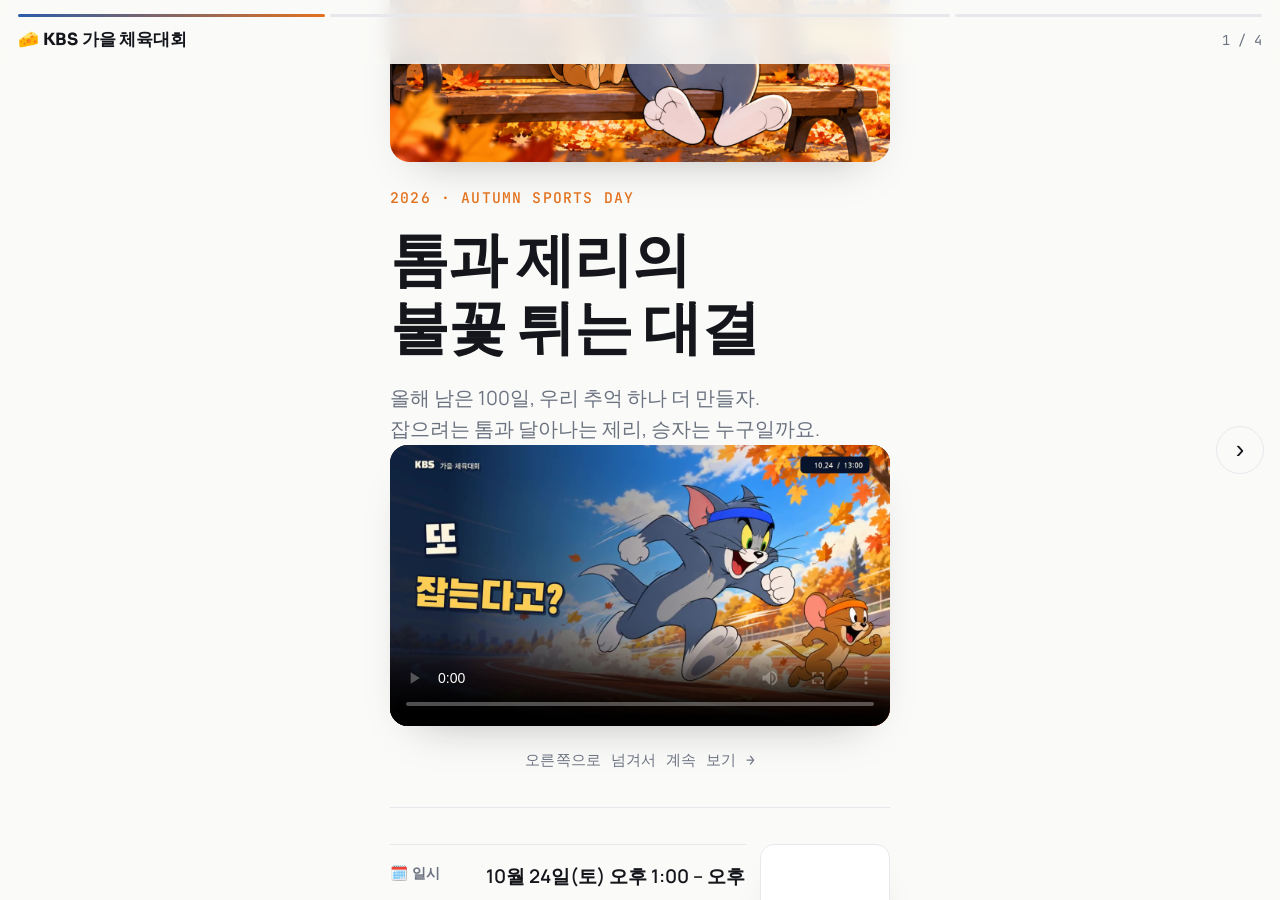
<file: index.html>
<!doctype html>
<html lang="ko">
<head>
<meta charset="UTF-8">
<meta name="viewport" content="width=device-width, initial-scale=1.0">
<title>2026 KBS 가을 체육대회</title>
<meta name="description" content="톰과 제리 테마의 2026 KBS 가을 체육대회 안내 페이지">

<meta property="og:type" content="website">
<meta property="og:url" content="https://lovive16-cell.github.io/kbs-sportsday-2026/">
<meta property="og:title" content="2026 KBS 가을 체육대회">
<meta property="og:description" content="톰과 제리 테마의 2026 KBS 가을 체육대회 안내 페이지 — 일시, 장소, 팀 소개, 준비물까지 한눈에!">
<meta property="og:image" content="https://lovive16-cell.github.io/kbs-sportsday-2026/assets/hero-main.jpg">
<meta property="og:image:width" content="1400">
<meta property="og:image:height" content="918">
<meta name="twitter:card" content="summary_large_image">
<meta name="twitter:title" content="2026 KBS 가을 체육대회">
<meta name="twitter:description" content="톰과 제리 테마의 2026 KBS 가을 체육대회 안내 페이지">
<meta name="twitter:image" content="https://lovive16-cell.github.io/kbs-sportsday-2026/assets/hero-main.jpg">

<link rel="icon" href="data:image/svg+xml,%3Csvg xmlns='http://www.w3.org/2000/svg' viewBox='0 0 100 100'%3E%3Ctext y='.9em' font-size='90'%3E%F0%9F%8F%83%3C/text%3E%3C/svg%3E">
<link rel="preconnect" href="https://fonts.googleapis.com">
<link rel="preconnect" href="https://fonts.gstatic.com" crossorigin>
<link href="https://fonts.googleapis.com/css2?family=Sora:wght@600;700;800&family=Manrope:wght@400;500;600;700&family=JetBrains+Mono:wght@400;500;700&display=swap" rel="stylesheet">
<link rel="stylesheet" href="style.css">
</head>
<body>

<header class="topbar">
  <div class="progress-row" id="progressRow"></div>
  <div class="topbar-inner">
    <span class="brand">🧀 KBS 가을 체육대회</span>
    <span class="slide-status" id="slideStatus">1 / 4</span>
  </div>
</header>

<div class="deck" id="deck">

  <section class="slide" id="slide-intro" data-title="인트로">
    <div class="slide-inner">
      <img class="hero-image" src="assets/hero-main.jpg" alt="가을 낙엽 아래 벤치에 앉아 웃고 있는 톰과 제리" loading="eager">

      <p class="eyebrow">2026 · Autumn Sports Day</p>
      <h1>톰과 제리의<br>불꽃 튀는 대결</h1>
      <p class="sub">올해 남은 100일, 우리 추억 하나 더 만들자.<br>잡으려는 톰과 달아나는 제리, 승자는 누구일까요.</p>

      <div class="slide-inner--video">
        <video class="highlight-video" controls preload="metadata" poster="assets/highlight-poster.jpg">
          <source src="assets/highlight.mp4" type="video/mp4">
          브라우저가 동영상 재생을 지원하지 않습니다.
        </video>
        <p class="swipe-hint">오른쪽으로 넘겨서 계속 보기 →</p>
      </div>

      <hr class="slide-divider">

      <div class="info-dday-row">
        <dl class="info-list">
          <div class="info-row">
            <dt>🗓️ 일시</dt>
            <dd>10월 24일(토) 오후 1:00 &ndash; 오후 6:00</dd>
          </div>
          <div class="info-row">
            <dt>📍 장소</dt>
            <dd><a class="map-link" href="https://map.naver.com/p/entry/place/11593893?placePath=%2Fhome" target="_blank" rel="noopener">경기상고 백악관 (체육관)</a></dd>
          </div>
        </dl>
        <div class="stat">
          <span class="stat-num tabular" id="ddayNum">D&#8211;</span>
        </div>
      </div>

      <div class="cta-row">
        <a class="btn btn-cta" href="https://docs.google.com/forms/d/e/1FAIpQLSeyZ98CZttwi81H_oF4EjaJI6hYm3Xe8yElcPVy36ha8CMBtw/viewform?usp=sharing&ouid=106015902044446836961" target="_blank" rel="noopener">🔥 지금 바로 신청하기 →</a>
      </div>
    </div>
  </section>

  <section class="slide" id="slide-teams" data-title="팀 소개">
    <div class="slide-inner">
      <p class="kicker">팀 소개</p>
      <h2>톰팀 vs 제리팀</h2>

      <div class="rivalry">
        <div class="rivalry-side tom">
          <span class="side-tag">Team Tom</span>
          <h3>"이번엔 우리가 무조건 잡는다"</h3>
          <p class="side-desc">넘치는 승부욕, 압도적인 피지컬과 전략으로 무장한 집념의 팀</p>
          <p class="side-chant">톰! 톰! 싹 다 잡아라!</p>
        </div>
        <div class="rivalry-divider" aria-hidden="true">VS</div>
        <div class="rivalry-side jerry">
          <span class="side-tag">Team Jerry</span>
          <h3>"잡을 수 있으면 잡아봐라"</h3>
          <p class="side-desc">빛나는 순발력, 재치 있는 플레이와 단합력으로 승리하는 지혜의 팀</p>
          <p class="side-chant">제리! 제리! 요리조리 피하자!</p>
        </div>
      </div>

      <p class="section-note">유니폼은 현장에서 나눠드려요 &mdash; 도착해서 배정된 팀 컬러를 받아가세요.</p>
      <div class="uniform-grid">
        <figure class="uniform-card tom">
          <span class="preview-tag">PREVIEW</span>
          <img src="assets/tom-jersey.png" alt="톰팀 파란 유니폼, TOO FAST FOR YOU 문구" loading="lazy">
          <figcaption>TEAM TOM</figcaption>
        </figure>
        <figure class="uniform-card jerry">
          <span class="preview-tag">PREVIEW</span>
          <img src="assets/jerry-jersey.png" alt="제리팀 주황 유니폼, CATCH ME IF YOU CAN 문구" loading="lazy">
          <figcaption>TEAM JERRY</figcaption>
        </figure>
      </div>
    </div>
  </section>

  <section class="slide" id="slide-checklist" data-title="준비물">
    <div class="slide-inner">
      <p class="kicker">준비물 체크리스트</p>
      <h2>당일 잊지 말고 챙겨오세요</h2>

      <div class="checklist-cols">
        <div class="checklist-col">
          <h3 class="col-title"><span class="dot must"></span>필수 준비물</h3>
          <ul class="check-list">
            <li class="check-item" data-id="must-1">
              <input type="checkbox" id="must-1">
              <label for="must-1"><strong>운동화 (실내용 필수)</strong><span>체육관 바닥 보호를 위해 착용 후 입장 &mdash; 구두·슬리퍼·샌들 불가</span></label>
            </li>
            <li class="check-item" data-id="must-2">
              <input type="checkbox" id="must-2">
              <label for="must-2"><strong>편안한 운동복</strong><span>활동량이 많으므로 움직이기 편한 트레이닝 복장 권장</span></label>
            </li>
          </ul>
        </div>
        <div class="checklist-col">
          <h3 class="col-title"><span class="dot opt"></span>권장 준비물</h3>
          <ul class="check-list">
            <li class="check-item" data-id="opt-1">
              <input type="checkbox" id="opt-1">
              <label for="opt-1"><strong>손수건 또는 땀닦이 타월</strong></label>
            </li>
            <li class="check-item" data-id="opt-2">
              <input type="checkbox" id="opt-2">
              <label for="opt-2"><strong>여벌 옷</strong><span>경기 후 교체할 상의 &mdash; 땀을 많이 흘리시는 분 권장</span></label>
            </li>
            <li class="check-item" data-id="opt-3">
              <input type="checkbox" id="opt-3">
              <label for="opt-3"><strong>보조배터리</strong><span>추억 남기기용 사진 촬영 필수!</span></label>
            </li>
          </ul>
        </div>
      </div>
    </div>
  </section>

  <section class="slide" id="slide-visit" data-title="오시는 길">
    <div class="slide-inner">
      <p class="kicker">오시는 길 &amp; 안내사항</p>
      <h2>찾아오시는 길</h2>

      <dl class="info-list">
        <div class="info-row">
          <dt>📍 장소</dt>
          <dd><a class="map-link" href="https://map.naver.com/p/entry/place/11593893?placePath=%2Fhome" target="_blank" rel="noopener">경기상고 백악관</a><br>서울특별시 종로구 자하문로 136</dd>
        </div>
        <div class="info-row">
          <dt>🅿️ 주차</dt>
          <dd>체육관 내 주차 공간이 협소하니 대중교통 이용을 권장합니다.</dd>
        </div>
      </dl>

      <div class="map-embed">
        <iframe src="https://www.google.com/maps?q=37.5887792,126.9698125(%EA%B2%BD%EA%B8%B0%EC%83%81%EC%97%85%EA%B3%A0%EB%93%B1%ED%95%99%EA%B5%90)&z=17&output=embed" loading="lazy" referrerpolicy="no-referrer-when-downgrade" title="경기상업고등학교 위치 지도"></iframe>
      </div>

      <a class="btn btn-kakao" href="https://open.kakao.com/o/gbzfwYOi" target="_blank" rel="noopener">💬 카카오 오픈채팅으로 문의하기</a>

      <p class="closing-line">10월 24일, 너도 함께할 거지?</p>
      <p class="closing-copy">© 2026 KBS Autumn Sports Day. All rights reserved.</p>
    </div>
  </section>

</div>

<button type="button" class="nav-btn prev" id="prevBtn" aria-label="이전 화면">‹</button>
<button type="button" class="nav-btn next" id="nextBtn" aria-label="다음 화면">›</button>

<script src="main.js"></script>
</body>
</html>
</file>
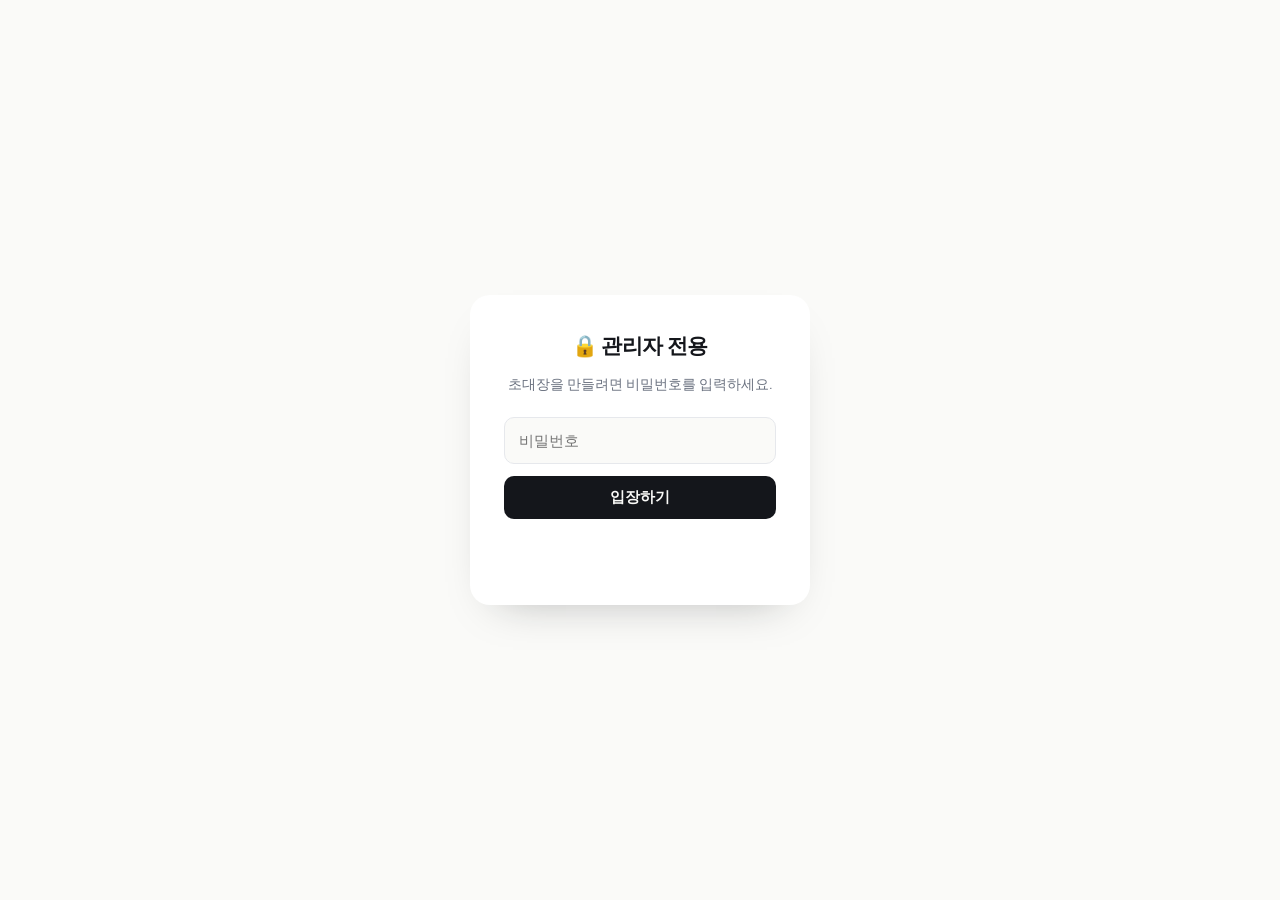
<file: admin.html>
<!doctype html>
<html lang="ko">
<head>
<meta charset="UTF-8">
<meta name="viewport" content="width=device-width, initial-scale=1.0">
<meta name="robots" content="noindex, nofollow">
<title>초대장 관리자 · KBS 가을 체육대회</title>
<link rel="icon" href="data:image/svg+xml,%3Csvg xmlns='http://www.w3.org/2000/svg' viewBox='0 0 100 100'%3E%3Ctext y='.9em' font-size='90'%3E%F0%9F%94%92%3C/text%3E%3C/svg%3E">
<link rel="preconnect" href="https://fonts.googleapis.com">
<link rel="preconnect" href="https://fonts.gstatic.com" crossorigin>
<link href="https://fonts.googleapis.com/css2?family=Sora:wght@600;700;800&family=Manrope:wght@400;500;600;700&family=JetBrains+Mono:wght@400;500;700&display=swap" rel="stylesheet">
<link rel="stylesheet" href="style.css">
<style>
  .lock-screen{
    min-height:100vh; display:flex; align-items:center; justify-content:center; padding:24px;
  }
  .lock-card{
    background:var(--surface); border-radius:20px; box-shadow:var(--shadow);
    padding:40px 34px; width:100%; max-width:340px; text-align:center;
  }
  .lock-card h1{font-size:1.3rem; margin-bottom:8px;}
  .lock-card p{color:var(--ink-muted); font-size:0.88rem; margin-bottom:22px;}
  .lock-card input{
    width:100%; padding:12px 14px; border-radius:10px; border:1px solid var(--line);
    background:var(--bg); color:var(--ink); font-size:0.95rem; font-family:inherit;
  }
  .lock-card button{
    width:100%; margin-top:12px; padding:12px 14px; border-radius:10px; border:none;
    background:var(--ink); color:var(--bg); font-weight:700; font-size:0.92rem; cursor:pointer;
  }
  .lock-error{color:var(--jerry); font-size:0.82rem; margin-top:10px; min-height:1em;}

  .admin-wrap{max-width:760px; margin:0 auto; padding:56px 24px 80px;}
  .admin-head{margin-bottom:32px;}
  .admin-head .tag{
    display:inline-block; font-family:'JetBrains Mono',monospace; font-size:0.74rem; font-weight:600;
    letter-spacing:0.06em; text-transform:uppercase; color:var(--jerry); margin-bottom:8px;
  }
  .admin-grid{display:grid; grid-template-columns:300px 1fr; gap:28px; align-items:start;}
  @media (max-width:680px){ .admin-grid{grid-template-columns:1fr;} }

  .admin-form{display:flex; flex-direction:column; gap:10px; margin-bottom:22px;}
  .admin-form input, .admin-form select{
    padding:11px 13px; border-radius:10px; border:1px solid var(--line);
    background:var(--surface); color:var(--ink); font-family:inherit; font-size:0.92rem;
  }
  .admin-form button{
    padding:11px 13px; border-radius:10px; border:none; background:var(--jerry); color:#FFF7EE;
    font-weight:700; font-size:0.9rem; cursor:pointer;
  }

  .invite-list{display:flex; flex-direction:column; gap:8px;}
  .invite-row{
    display:flex; align-items:center; justify-content:space-between; gap:10px; flex-wrap:wrap;
    background:var(--surface); border:1px solid var(--line); border-radius:12px; padding:10px 14px;
  }
  .invite-row .who{font-weight:600; font-size:0.92rem;}
  .pill{font-size:0.68rem; font-weight:700; padding:2px 9px; border-radius:999px; margin-left:8px;}
  .pill.tom{background:var(--tom-tint); color:var(--tom);}
  .pill.jerry{background:var(--jerry-tint); color:var(--jerry);}
  .invite-row .actions{display:flex; gap:6px;}
  .mini-btn{
    font-size:0.78rem; font-weight:600; padding:7px 12px; border-radius:999px;
    border:1px solid var(--line); background:var(--bg); color:var(--ink); cursor:pointer;
  }
  .mini-btn.primary{background:var(--jerry); border-color:var(--jerry); color:#FFF7EE;}

  .preview-box{
    background:var(--surface); border:1px dashed var(--line); border-radius:16px; padding:14px;
    display:flex; align-items:center; justify-content:center; min-height:220px;
  }
  #inviteCanvas{width:100%; max-width:420px; height:auto; border-radius:12px; box-shadow:var(--shadow);}
  .hint{color:var(--ink-muted); font-size:0.85rem; margin-top:10px;}
  .empty-note{color:var(--ink-muted); font-size:0.9rem;}
</style>
</head>
<body>

<div class="lock-screen" id="lockScreen">
  <div class="lock-card">
    <h1>🔒 관리자 전용</h1>
    <p>초대장을 만들려면 비밀번호를 입력하세요.</p>
    <input type="password" id="pwInput" placeholder="비밀번호" autocomplete="off">
    <button id="pwSubmit">입장하기</button>
    <p class="lock-error" id="pwError"></p>
  </div>
</div>

<div class="admin-wrap" id="adminPanel" hidden>
  <div class="admin-head">
    <span class="tag">관리자 전용</span>
    <h2>초대장 만들기</h2>
    <p class="hint">이름과 소속 팀을 입력해 초대장 카드를 만들고 다운로드하세요.</p>
  </div>

  <div class="admin-grid">
    <div>
      <form class="admin-form" id="inviteForm">
        <input type="text" id="inviteName" placeholder="초대할 사람 이름" maxlength="20" required>
        <select id="inviteTeam">
          <option value="tom">톰팀</option>
          <option value="jerry">제리팀</option>
        </select>
        <button type="submit">명단에 추가</button>
      </form>
      <div class="invite-list" id="inviteList"></div>
    </div>
    <div>
      <div class="preview-box"><canvas id="inviteCanvas" width="1200" height="750"></canvas></div>
      <p class="hint" id="previewHint">명단에서 "카드 보기"를 누르면 미리보기가 표시됩니다.</p>
    </div>
  </div>
</div>

<script>
(function(){
  // SHA-256("tomjerry1024") — change the password by hashing a new phrase
  // in a browser console: crypto.subtle.digest('SHA-256', new TextEncoder().encode('새 비밀번호'))
  // then converting the ArrayBuffer to a hex string, and pasting it below.
  const PASS_HASH = '08dfc5e7c03b5a080a993c76a15d44be6e08870d101c67347c4574ae147a87e9';

  async function sha256Hex(text){
    const buf = await crypto.subtle.digest('SHA-256', new TextEncoder().encode(text));
    return Array.from(new Uint8Array(buf)).map(b => b.toString(16).padStart(2, '0')).join('');
  }

  const lockScreen = document.getElementById('lockScreen');
  const adminPanel = document.getElementById('adminPanel');
  const pwInput = document.getElementById('pwInput');
  const pwError = document.getElementById('pwError');

  async function tryUnlock(){
    const hash = await sha256Hex(pwInput.value);
    if (hash === PASS_HASH) {
      sessionStorage.setItem('kbs-admin-ok', '1');
      lockScreen.hidden = true;
      adminPanel.hidden = false;
      initAdmin();
    } else {
      pwError.textContent = '비밀번호가 올바르지 않습니다.';
      pwInput.value = '';
      pwInput.focus();
    }
  }
  document.getElementById('pwSubmit').addEventListener('click', tryUnlock);
  pwInput.addEventListener('keydown', (e) => { if (e.key === 'Enter') tryUnlock(); });

  if (sessionStorage.getItem('kbs-admin-ok') === '1') {
    lockScreen.hidden = true;
    adminPanel.hidden = false;
    initAdmin();
  }

  function escapeHtml(s){
    return String(s ?? '').replace(/[&<>"']/g, c => ({'&':'&amp;','<':'&lt;','>':'&gt;','"':'&quot;',"'":'&#39;'}[c]));
  }

  let initialized = false;
  function initAdmin(){
    if (initialized) return;
    initialized = true;

    const STORE_KEY = 'kbs-invitees';
    let invitees = [];
    try { invitees = JSON.parse(localStorage.getItem(STORE_KEY) || '[]'); } catch(e) {}

    const canvas = document.getElementById('inviteCanvas');
    const ctx = canvas.getContext('2d');
    const previewHint = document.getElementById('previewHint');
    const inviteListEl = document.getElementById('inviteList');
    const inviteForm = document.getElementById('inviteForm');

    const TEAM_META = {
      tom:   { label: '톰팀',   base: '#2A5CAA', deep: '#15305E' },
      jerry: { label: '제리팀', base: '#E2711D', deep: '#7A3A0C' },
    };

    function save(){ localStorage.setItem(STORE_KEY, JSON.stringify(invitees)); }

    function drawInvite(name, team){
      const meta = TEAM_META[team] || TEAM_META.tom;
      const w = canvas.width, h = canvas.height;
      const grad = ctx.createLinearGradient(0, 0, w, h);
      grad.addColorStop(0, meta.base);
      grad.addColorStop(1, meta.deep);
      ctx.fillStyle = grad;
      ctx.fillRect(0, 0, w, h);

      ctx.strokeStyle = 'rgba(255,255,255,0.45)';
      ctx.lineWidth = 2;
      ctx.strokeRect(30, 30, w - 60, h - 60);

      ctx.fillStyle = '#FFFFFF';
      ctx.beginPath();
      ctx.roundRect(60, 60, 140, 42, 21);
      ctx.fill();
      ctx.fillStyle = meta.base;
      ctx.font = '700 20px "Sora", sans-serif';
      ctx.textAlign = 'center';
      ctx.textBaseline = 'middle';
      ctx.fillText(meta.label, 130, 82);

      ctx.textAlign = 'left';
      ctx.fillStyle = 'rgba(255,255,255,0.85)';
      ctx.font = '600 22px "JetBrains Mono", monospace';
      ctx.fillText('2026 KBS 가을 체육대회 · 초대장', 60, 150);

      ctx.font = '800 60px "Sora", sans-serif';
      ctx.fillStyle = '#FFFFFF';
      ctx.fillText((name || '게스트') + ' 님', 60, 250);

      ctx.font = '500 26px "Manrope", sans-serif';
      ctx.fillStyle = 'rgba(255,255,255,0.92)';
      ctx.fillText('톰과 제리의 불꽃 튀는 대결에 초대합니다', 60, 310);

      const lines = [
        '일시   10월 24일(토) 오후 1:00 – 오후 6:00',
        '장소   경기상고 백악관 (체육관)',
        '소속   ' + meta.label,
      ];
      ctx.font = '500 24px "JetBrains Mono", monospace';
      lines.forEach((line, i) => ctx.fillText(line, 60, 410 + i * 42));

      ctx.font = '700 22px "Sora", sans-serif';
      ctx.fillStyle = 'rgba(255,255,255,0.8)';
      ctx.fillText('10월 24일, 너도 함께할 거지?', 60, h - 66);
    }

    function loadFonts(){
      return Promise.all([
        document.fonts.load('800 60px "Sora"'),
        document.fonts.load('700 20px "Sora"'),
        document.fonts.load('500 26px "Manrope"'),
        document.fonts.load('500 24px "JetBrains Mono"'),
      ]).catch(()=>{});
    }

    function render(){
      if (!invitees.length){
        inviteListEl.innerHTML = '<p class="empty-note">아직 추가된 인원이 없습니다.</p>';
        return;
      }
      inviteListEl.innerHTML = invitees.map((inv, i) => `
        <div class="invite-row">
          <div class="who">${escapeHtml(inv.name)}<span class="pill ${inv.team}">${TEAM_META[inv.team].label}</span></div>
          <div class="actions">
            <button class="mini-btn" data-preview="${i}">카드 보기</button>
            <button class="mini-btn primary" data-download="${i}">다운로드</button>
            <button class="mini-btn" data-remove="${i}">삭제</button>
          </div>
        </div>`).join('');

      inviteListEl.querySelectorAll('[data-preview]').forEach(btn => {
        btn.addEventListener('click', async () => {
          const inv = invitees[Number(btn.dataset.preview)];
          if (!inv) return;
          await loadFonts();
          drawInvite(inv.name, inv.team);
          previewHint.textContent = inv.name + ' 님의 초대장 미리보기입니다.';
        });
      });
      inviteListEl.querySelectorAll('[data-download]').forEach(btn => {
        btn.addEventListener('click', async () => {
          const inv = invitees[Number(btn.dataset.download)];
          if (!inv) return;
          await loadFonts();
          drawInvite(inv.name, inv.team);
          canvas.toBlob((blob) => {
            if (!blob) return;
            const url = URL.createObjectURL(blob);
            const a = document.createElement('a');
            a.href = url;
            a.download = `초대장_${inv.name}.png`;
            document.body.appendChild(a);
            a.click();
            a.remove();
            URL.revokeObjectURL(url);
            previewHint.textContent = inv.name + ' 님의 초대장을 다운로드했습니다.';
          }, 'image/png');
        });
      });
      inviteListEl.querySelectorAll('[data-remove]').forEach(btn => {
        btn.addEventListener('click', () => {
          invitees.splice(Number(btn.dataset.remove), 1);
          save();
          render();
        });
      });
    }

    inviteForm.addEventListener('submit', (e) => {
      e.preventDefault();
      const name = document.getElementById('inviteName').value.trim();
      const team = document.getElementById('inviteTeam').value;
      if (!name) return;
      invitees.unshift({ name, team });
      save();
      render();
      inviteForm.reset();
    });

    render();
  }
})();
</script>
</body>
</html>
</file>
<file: style.css>
:root{
  --bg:#FAFAF8;
  --surface:#FFFFFF;
  --ink:#14161B;
  --ink-muted:#6B7280;
  --tom:#2A5CAA;
  --tom-tint:#E8EFFA;
  --jerry:#E2711D;
  --jerry-tint:#FCEBDA;
  --line:#E6E8EC;
  --shadow:0 20px 44px -28px rgba(20,22,27,0.35);
}
@media (prefers-color-scheme: dark){
  :root:not([data-theme="light"]){
    --bg:#0F1115;
    --surface:#171922;
    --ink:#F2F3F5;
    --ink-muted:#9AA0AC;
    --tom:#6C9EEA;
    --tom-tint:#1C2A42;
    --jerry:#F0954C;
    --jerry-tint:#3A2515;
    --line:#262933;
    --shadow:0 20px 44px -24px rgba(0,0,0,0.7);
  }
}
:root[data-theme="dark"]{
  --bg:#0F1115;
  --surface:#171922;
  --ink:#F2F3F5;
  --ink-muted:#9AA0AC;
  --tom:#6C9EEA;
  --tom-tint:#1C2A42;
  --jerry:#F0954C;
  --jerry-tint:#3A2515;
  --line:#262933;
  --shadow:0 20px 44px -24px rgba(0,0,0,0.7);
}

*{box-sizing:border-box;}
html, body{height:100%;}
@media (prefers-reduced-motion: reduce){ .deck{scroll-behavior:auto;} }

body{
  margin:0;
  background:var(--bg);
  color:var(--ink);
  font-family:'Manrope', -apple-system, 'Malgun Gothic', sans-serif;
  line-height:1.6;
  -webkit-font-smoothing:antialiased;
  overscroll-behavior:none;
}
h1,h2,h3{
  font-family:'Sora', 'Manrope', sans-serif;
  font-weight:700;
  text-wrap:balance;
  margin:0;
}
a{color:inherit;}
.tabular{font-family:'JetBrains Mono', monospace; font-variant-numeric:tabular-nums;}
.map-link{color:var(--tom); text-decoration:underline; text-underline-offset:3px;}
.map-link:hover{color:var(--jerry);}

/* topbar + progress */
.topbar{
  position:fixed; top:0; left:0; right:0; z-index:30;
  background:color-mix(in srgb, var(--bg) 88%, transparent);
  backdrop-filter:blur(10px);
  padding:14px 18px 10px;
}
.progress-row{display:flex; gap:5px; margin-bottom:10px;}
.progress-row .seg{
  flex:1; height:3px; border-radius:999px; background:var(--line); overflow:hidden;
}
.progress-row .seg .fill{
  display:block; height:100%; width:0%; background:linear-gradient(90deg, var(--tom), var(--jerry));
  transition:width 0.2s ease;
}
.topbar-inner{display:flex; align-items:center; justify-content:space-between;}
.brand{font-family:'Sora',sans-serif; font-weight:700; font-size:1.05rem; letter-spacing:-0.01em; display:flex; align-items:center; gap:6px;}
.slide-status{
  font-family:'JetBrains Mono',monospace; font-size:0.85rem; color:var(--ink-muted);
}

/* deck / slides */
.deck{
  position:fixed; inset:0;
  display:flex;
  overflow-x:auto; overflow-y:hidden;
  scroll-snap-type:x mandatory;
  scroll-behavior:smooth;
  -webkit-overflow-scrolling:touch;
}
.slide{
  flex:0 0 100%;
  height:100%;
  scroll-snap-align:start;
  overflow-y:auto;
  display:flex;
  align-items:center;
  padding-top:64px;
}
.slide-inner{
  width:100%;
  max-width:560px;
  margin:0 auto;
  padding:20px 30px 48px;
}
.slide-inner--video{text-align:center;}

.slide-divider{
  border:0; border-top:1px solid var(--line); margin:36px 0;
}

.kicker{
  font-family:'JetBrains Mono',monospace; font-size:0.9rem; font-weight:500;
  letter-spacing:0.08em; text-transform:uppercase; color:var(--jerry); margin:0 0 12px;
}
h2{font-size:clamp(1.7rem,6.5vw,2.3rem); line-height:1.28; margin-bottom:24px;}

/* highlight slide */
.highlight-video{
  width:100%; border-radius:18px; box-shadow:var(--shadow); background:#000; display:block;
}
.swipe-hint{
  margin-top:22px; font-family:'JetBrains Mono',monospace; font-size:0.92rem;
  color:var(--ink-muted); letter-spacing:0.02em;
}

/* hero */
.hero-image{
  display:block; width:100%; height:auto; border-radius:20px;
  box-shadow:var(--shadow); margin-bottom:24px;
}

.eyebrow{
  font-family:'JetBrains Mono',monospace; font-size:0.92rem; font-weight:500;
  letter-spacing:0.08em; text-transform:uppercase; color:var(--jerry); margin:0 0 18px;
}
h1{font-size:clamp(2.5rem, 10vw, 3.7rem); line-height:1.14; letter-spacing:-0.02em;}
.sub{max-width:480px; margin:20px 0 0; color:var(--ink-muted); font-size:1.22rem;}

.info-dday-row{display:flex; align-items:stretch; gap:14px; margin-bottom:28px;}
.info-dday-row .info-list{flex:1; margin-bottom:0; min-width:0;}
.info-dday-row .info-row{grid-template-columns:82px 1fr;}
.stat{
  display:flex; align-items:center; justify-content:center; flex-shrink:0;
  background:var(--surface); border:1px solid var(--line); border-radius:14px; padding:16px 22px;
  box-shadow:var(--shadow);
}
.stat-num{font-size:2.6rem; font-weight:700; line-height:1; color:var(--tom); white-space:nowrap;}
@media (max-width:420px){
  .info-dday-row{flex-direction:column;}
  .stat{padding:12px 22px;}
}

.cta-row{margin-top:28px; display:flex; gap:12px; flex-wrap:wrap;}
.btn{
  display:inline-flex; align-items:center; gap:8px;
  padding:16px 28px; border-radius:999px; font-weight:700; font-size:1.04rem;
  text-decoration:none; border:1.5px solid transparent; cursor:pointer; font-family:inherit;
  transition:transform 0.15s ease, box-shadow 0.15s ease, border-color 0.15s ease, color 0.15s ease;
}
.btn-cta{
  position:relative; overflow:hidden; width:100%; justify-content:center;
  font-size:1.18rem; padding:20px 28px;
  background:linear-gradient(120deg, var(--jerry), #FF9142 60%, var(--jerry));
  background-size:200% 100%;
  color:#FFFFFF;
  box-shadow:0 20px 40px -16px color-mix(in srgb, var(--jerry) 75%, transparent);
  animation:cta-glow 2.6s ease-in-out infinite;
}
.btn-cta::after{
  content:""; position:absolute; inset:0; pointer-events:none;
  background:linear-gradient(115deg, transparent 20%, rgba(255,255,255,0.45) 40%, transparent 60%);
  transform:translateX(-140%);
  animation:cta-shine 3.4s ease-in-out infinite;
}
.btn-cta:hover{transform:translateY(-3px) scale(1.015); box-shadow:0 24px 44px -14px color-mix(in srgb, var(--jerry) 80%, transparent);}
@keyframes cta-glow{
  0%, 100%{background-position:0% 50%;}
  50%{background-position:100% 50%;}
}
@keyframes cta-shine{
  0%, 55%{transform:translateX(-140%);}
  75%{transform:translateX(140%);}
  100%{transform:translateX(140%);}
}
@media (prefers-reduced-motion: reduce){
  .btn-cta{animation:none;}
  .btn-cta::after{animation:none; display:none;}
}
.btn-kakao{
  width:100%; justify-content:center; background:#FEE500; color:#3C1E1E;
  box-shadow:0 14px 28px -16px rgba(60,30,30,0.45); margin-top:4px;
}
.btn-kakao:hover{transform:translateY(-2px); box-shadow:0 18px 32px -16px rgba(60,30,30,0.5);}

/* info list */
.info-list{margin:0 0 26px; display:flex; flex-direction:column;}
.info-row{
  display:grid; grid-template-columns:104px 1fr; gap:14px; padding:16px 0;
  border-top:1px solid var(--line);
}
.info-row:last-child{border-bottom:1px solid var(--line);}
.info-row dt{font-size:0.9rem; font-weight:700; color:var(--ink-muted); letter-spacing:0.02em;}
.info-row dd{margin:0; font-size:1.18rem; font-weight:600;}

/* uniform preview cards */
.uniform-grid{display:grid; grid-template-columns:1fr 1fr; gap:14px;}
.uniform-card{
  position:relative; margin:0; border-radius:14px; overflow:hidden;
  background:var(--surface); border:1px solid var(--line); box-shadow:var(--shadow);
  transition:transform 0.2s ease;
}
.uniform-card:hover{transform:translateY(-3px);}
.uniform-card img{display:block; width:100%; height:auto;}
.preview-tag{
  position:absolute; top:10px; left:10px; font-family:'JetBrains Mono',monospace;
  font-size:0.7rem; font-weight:700; letter-spacing:0.08em; padding:3px 10px; border-radius:999px;
  background:rgba(255,255,255,0.92); color:#14161B;
}
.uniform-card figcaption{
  padding:11px 12px; font-family:'Sora',sans-serif; font-weight:700; font-size:1.08rem;
  text-align:center; border-top:1px solid var(--line);
}
.uniform-card.tom figcaption{color:var(--tom); background:var(--tom-tint);}
.uniform-card.jerry figcaption{color:var(--jerry); background:var(--jerry-tint);}

/* rivalry */
.rivalry{
  display:flex; flex-direction:column; gap:0;
  border-radius:18px; overflow:hidden; border:1px solid var(--line); box-shadow:var(--shadow);
}
.rivalry-side{display:flex; flex-direction:column; gap:9px; padding:24px;}
.rivalry-side.tom{background:var(--tom-tint); border-left:4px solid var(--tom);}
.rivalry-side.jerry{background:var(--jerry-tint); border-left:4px solid var(--jerry); border-top:1px solid var(--line);}
.side-tag{
  font-family:'JetBrains Mono',monospace; font-size:0.82rem; font-weight:700;
  letter-spacing:0.08em; text-transform:uppercase;
}
.rivalry-side.tom .side-tag{color:var(--tom);}
.rivalry-side.jerry .side-tag{color:var(--jerry);}
.rivalry-side h3{font-size:1.24rem; line-height:1.4; font-weight:700;}
.side-desc{margin:0; font-size:1.02rem; color:var(--ink-muted);}
.side-chant{margin:2px 0 0; font-family:'JetBrains Mono',monospace; font-weight:700; font-size:0.96rem;}
.rivalry-divider{display:none;}

.section-note{color:var(--ink-muted); font-size:1.02rem; margin:28px 0 16px;}

/* map embed */
.map-embed{
  width:100%; height:260px; border-radius:16px; overflow:hidden;
  border:1px solid var(--line); margin:4px 0 26px; background:var(--surface); box-shadow:var(--shadow);
}
.map-embed iframe{width:100%; height:100%; border:0; display:block;}

/* checklist */
.checklist-cols{display:flex; flex-direction:column; gap:26px;}
.col-title{
  display:flex; align-items:center; gap:9px; font-size:1.15rem; font-weight:700;
  margin-bottom:12px; font-family:'Sora',sans-serif;
}
.dot{width:9px; height:9px; border-radius:50%;}
.dot.must{background:var(--jerry);}
.dot.opt{background:var(--tom);}
.check-list{list-style:none; margin:0; padding:0; display:flex; flex-direction:column; gap:10px;}
.check-item{
  display:flex; align-items:flex-start; gap:14px; padding:14px 16px;
  background:var(--surface); border:1px solid var(--line); border-radius:14px;
  transition:transform 0.15s ease, box-shadow 0.15s ease;
}
.check-item:hover{transform:translateY(-1px); box-shadow:var(--shadow);}
.check-item input{margin-top:5px; width:19px; height:19px; accent-color:var(--jerry); flex-shrink:0;}
.check-item label{display:block; cursor:pointer; width:100%;}
.check-item label strong{display:block; font-size:1.06rem; font-weight:600;}
.check-item label span{display:block; font-size:0.94rem; color:var(--ink-muted); margin-top:2px;}
.check-item:has(input:checked) label strong{text-decoration:line-through; opacity:0.5;}

.closing-line{margin:28px 0 0; font-family:'Sora',sans-serif; font-weight:700; font-size:1.4rem; text-align:center;}
.closing-copy{margin-top:8px; font-size:0.9rem; color:var(--ink-muted); text-align:center;}

/* nav arrows */
.nav-btn{
  position:fixed; top:50%; transform:translateY(-50%); z-index:25;
  width:48px; height:48px; border-radius:50%; border:1px solid var(--line);
  background:color-mix(in srgb, var(--bg) 85%, transparent);
  backdrop-filter:blur(6px); box-shadow:var(--shadow);
  color:var(--ink); font-size:1.6rem; line-height:1; cursor:pointer;
  display:flex; align-items:center; justify-content:center;
  transition:transform 0.15s ease;
}
.nav-btn:hover{transform:translateY(-50%) scale(1.06);}
.nav-btn.prev{left:16px;}
.nav-btn.next{right:16px;}
.nav-btn[disabled]{opacity:0; pointer-events:none;}
@media (max-width:640px){ .nav-btn{display:none;} }
</file>
